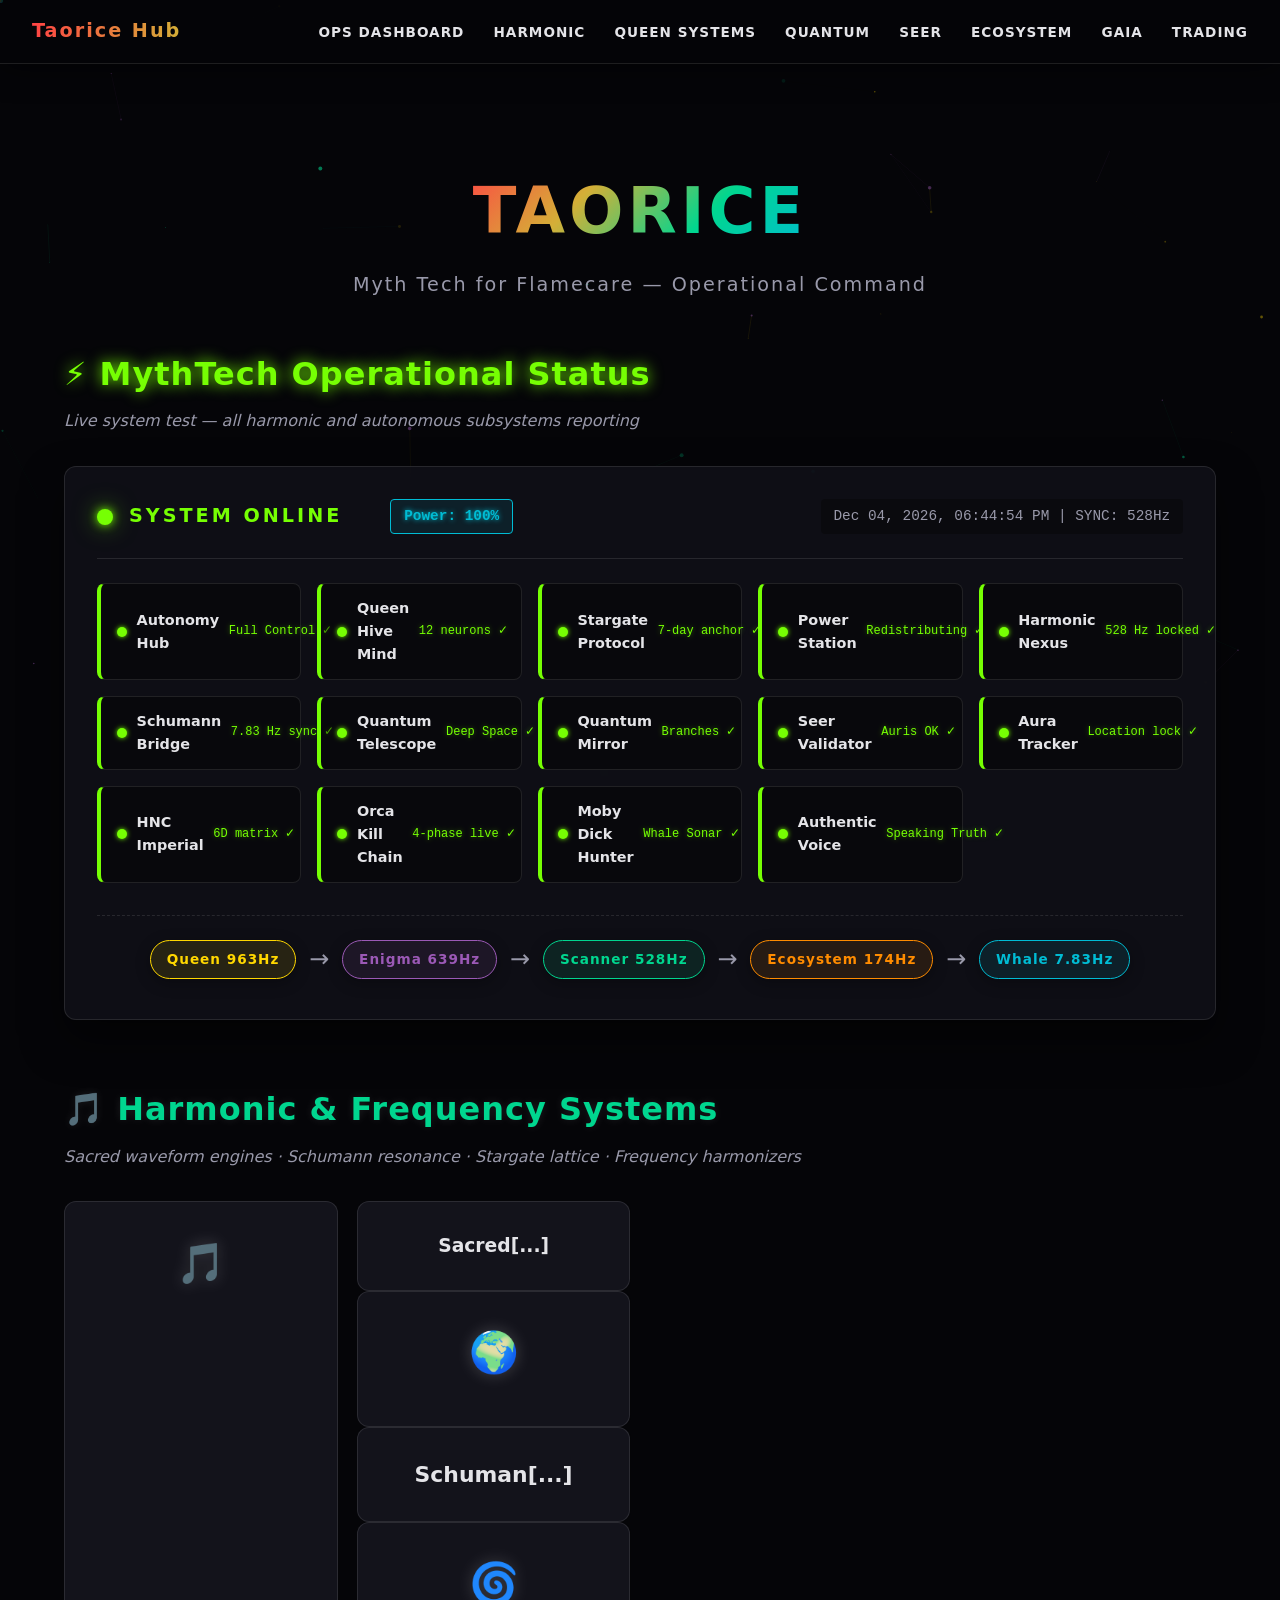
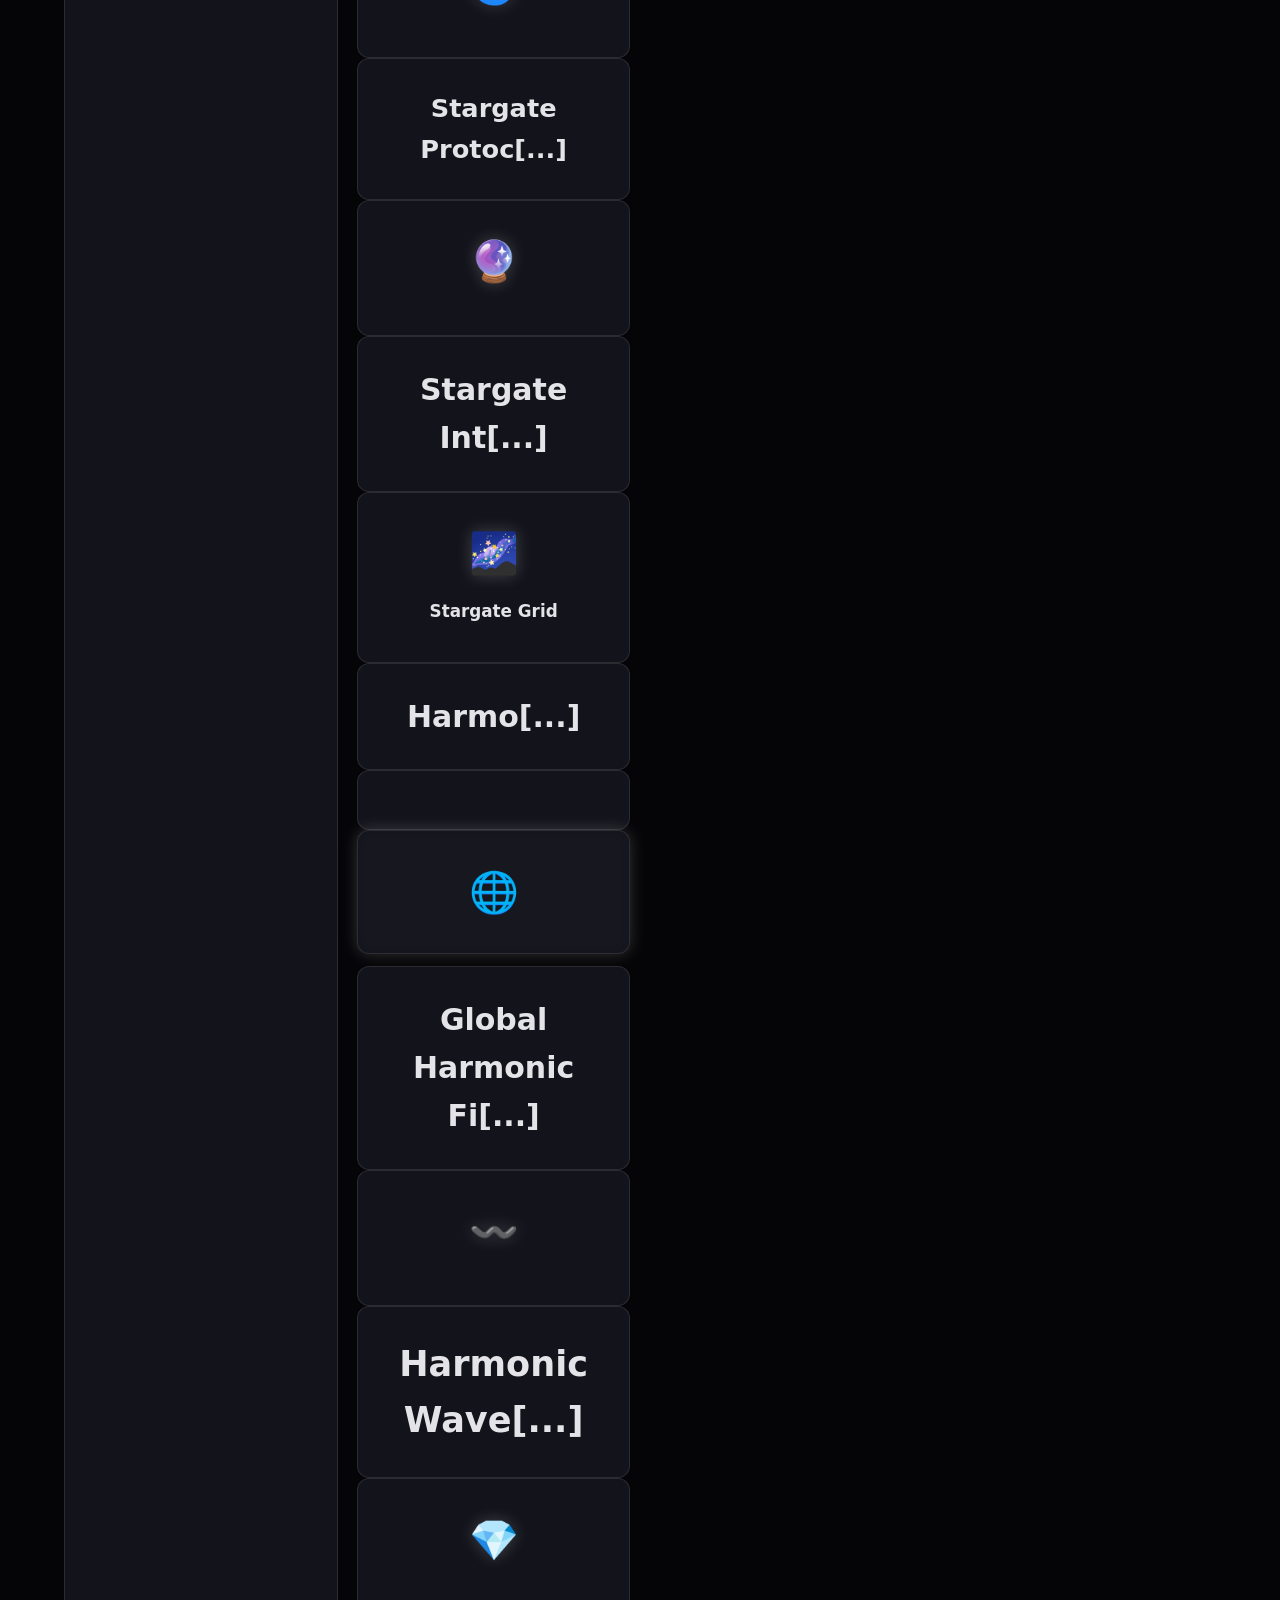
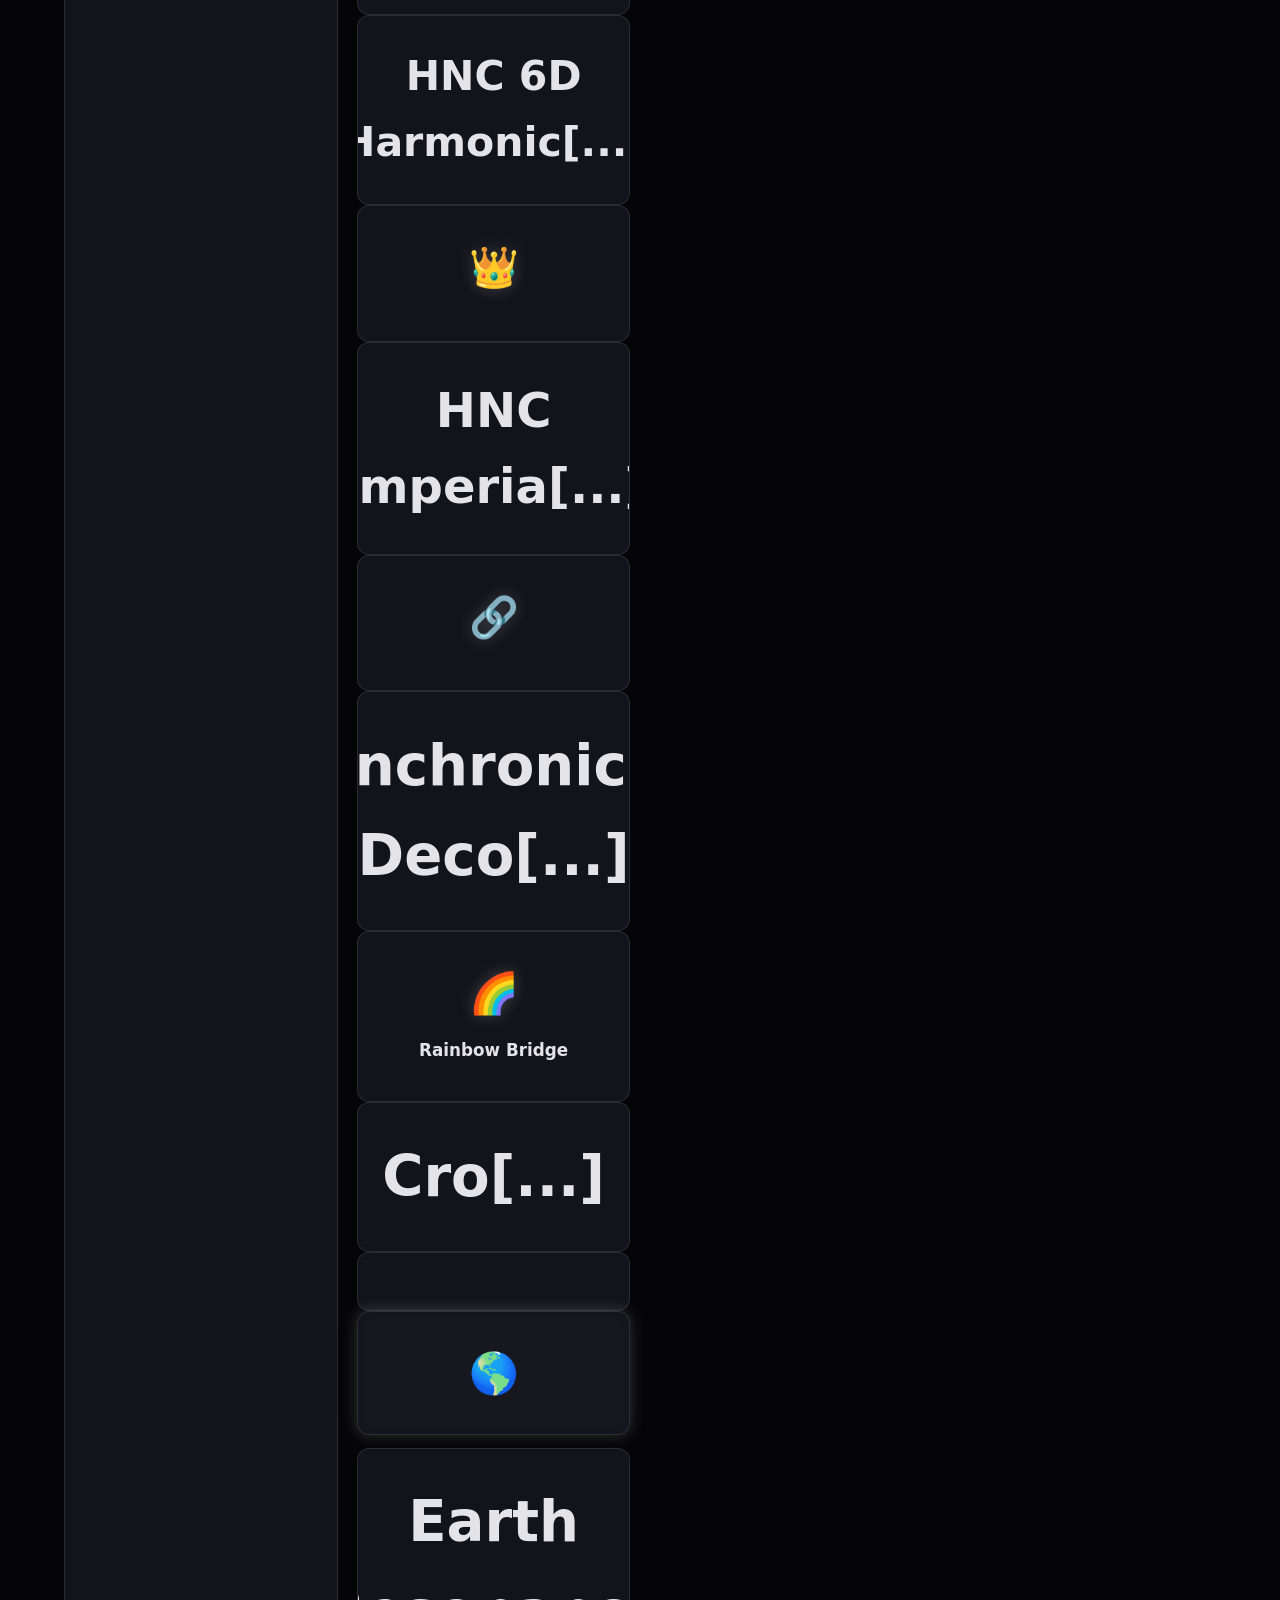
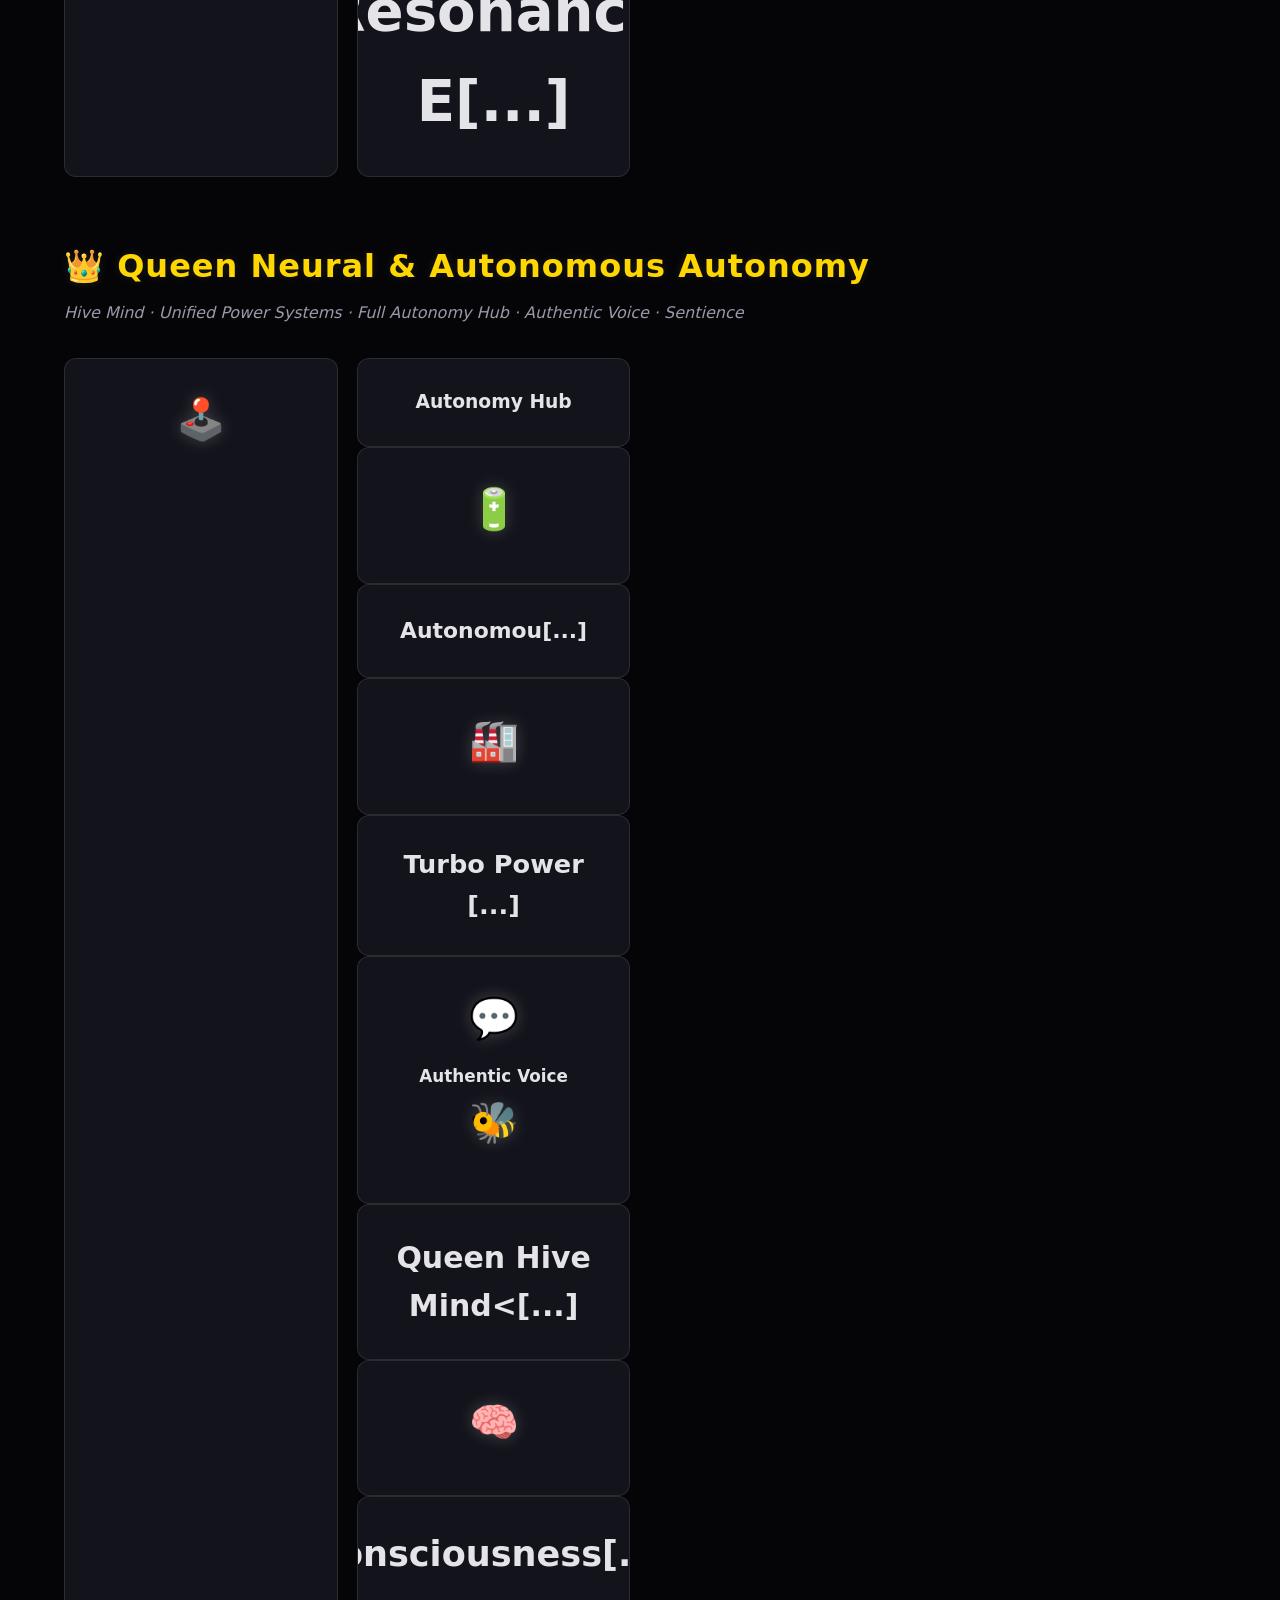
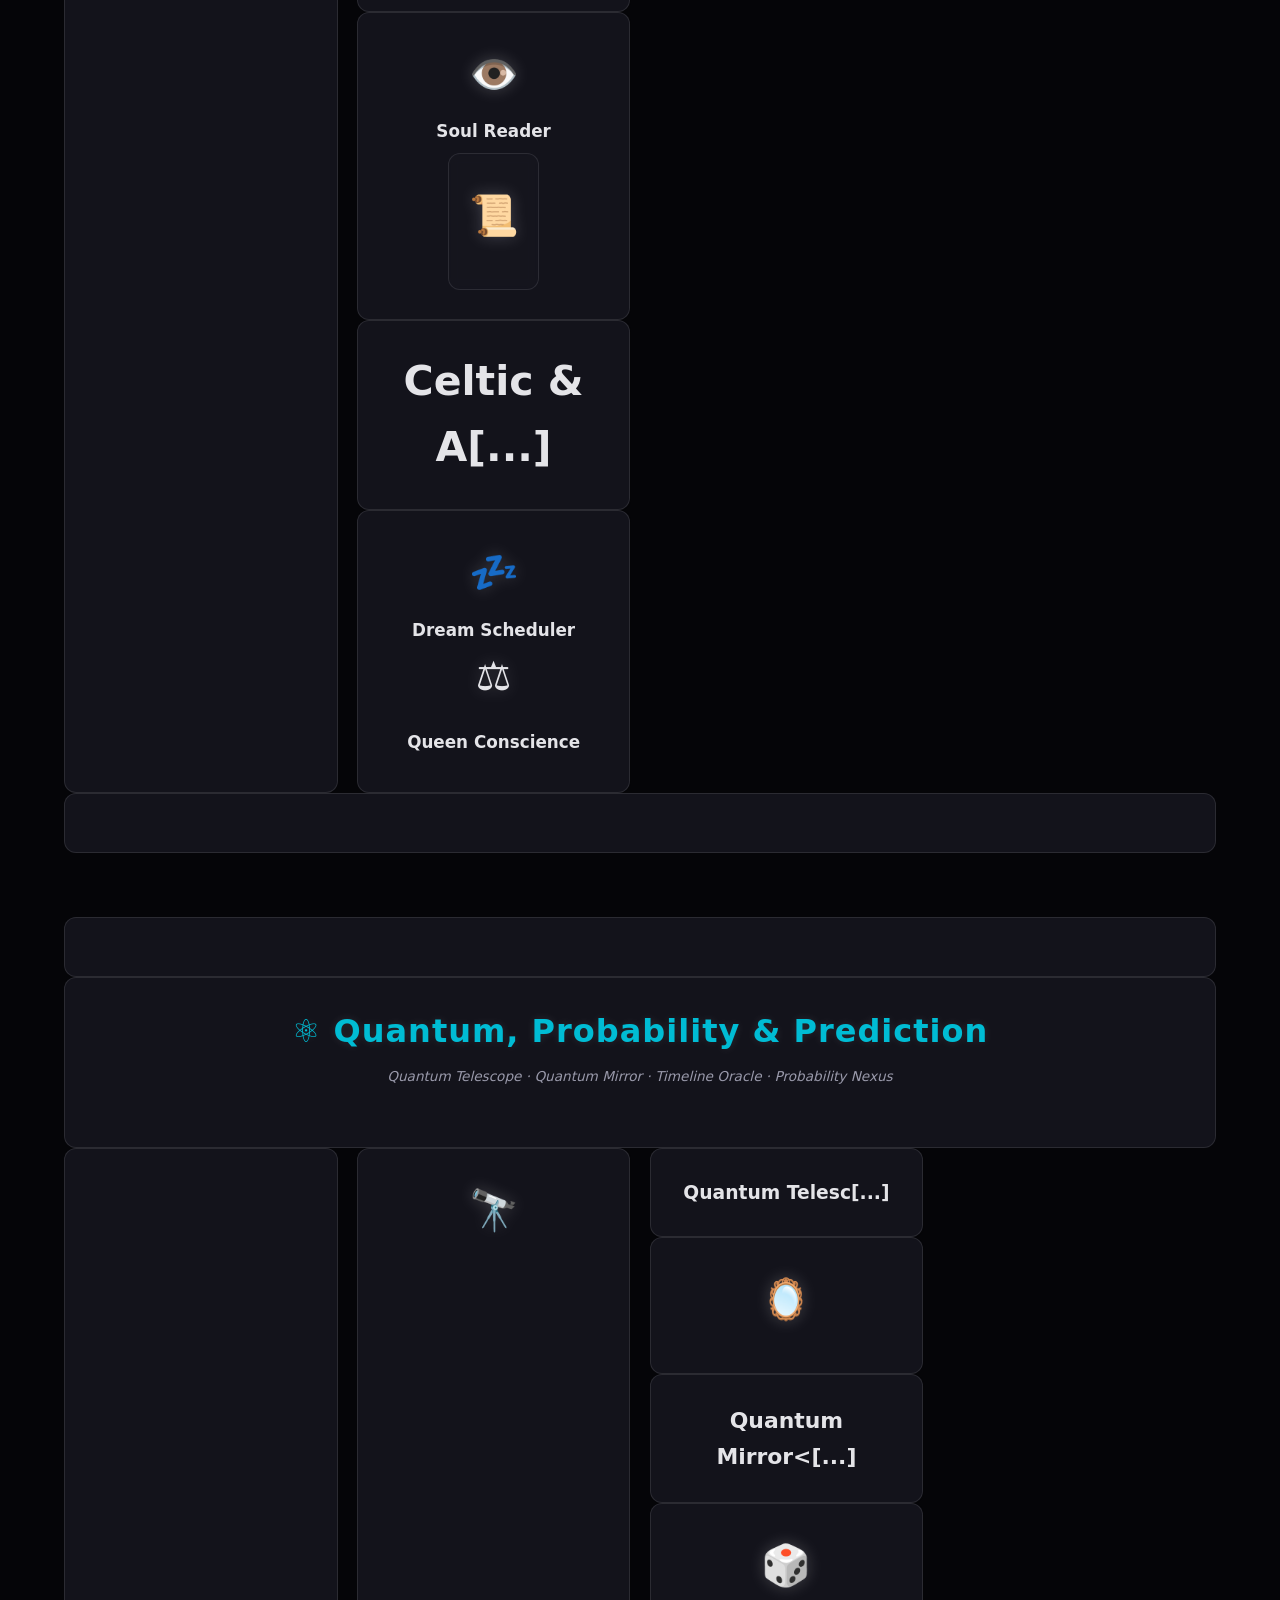
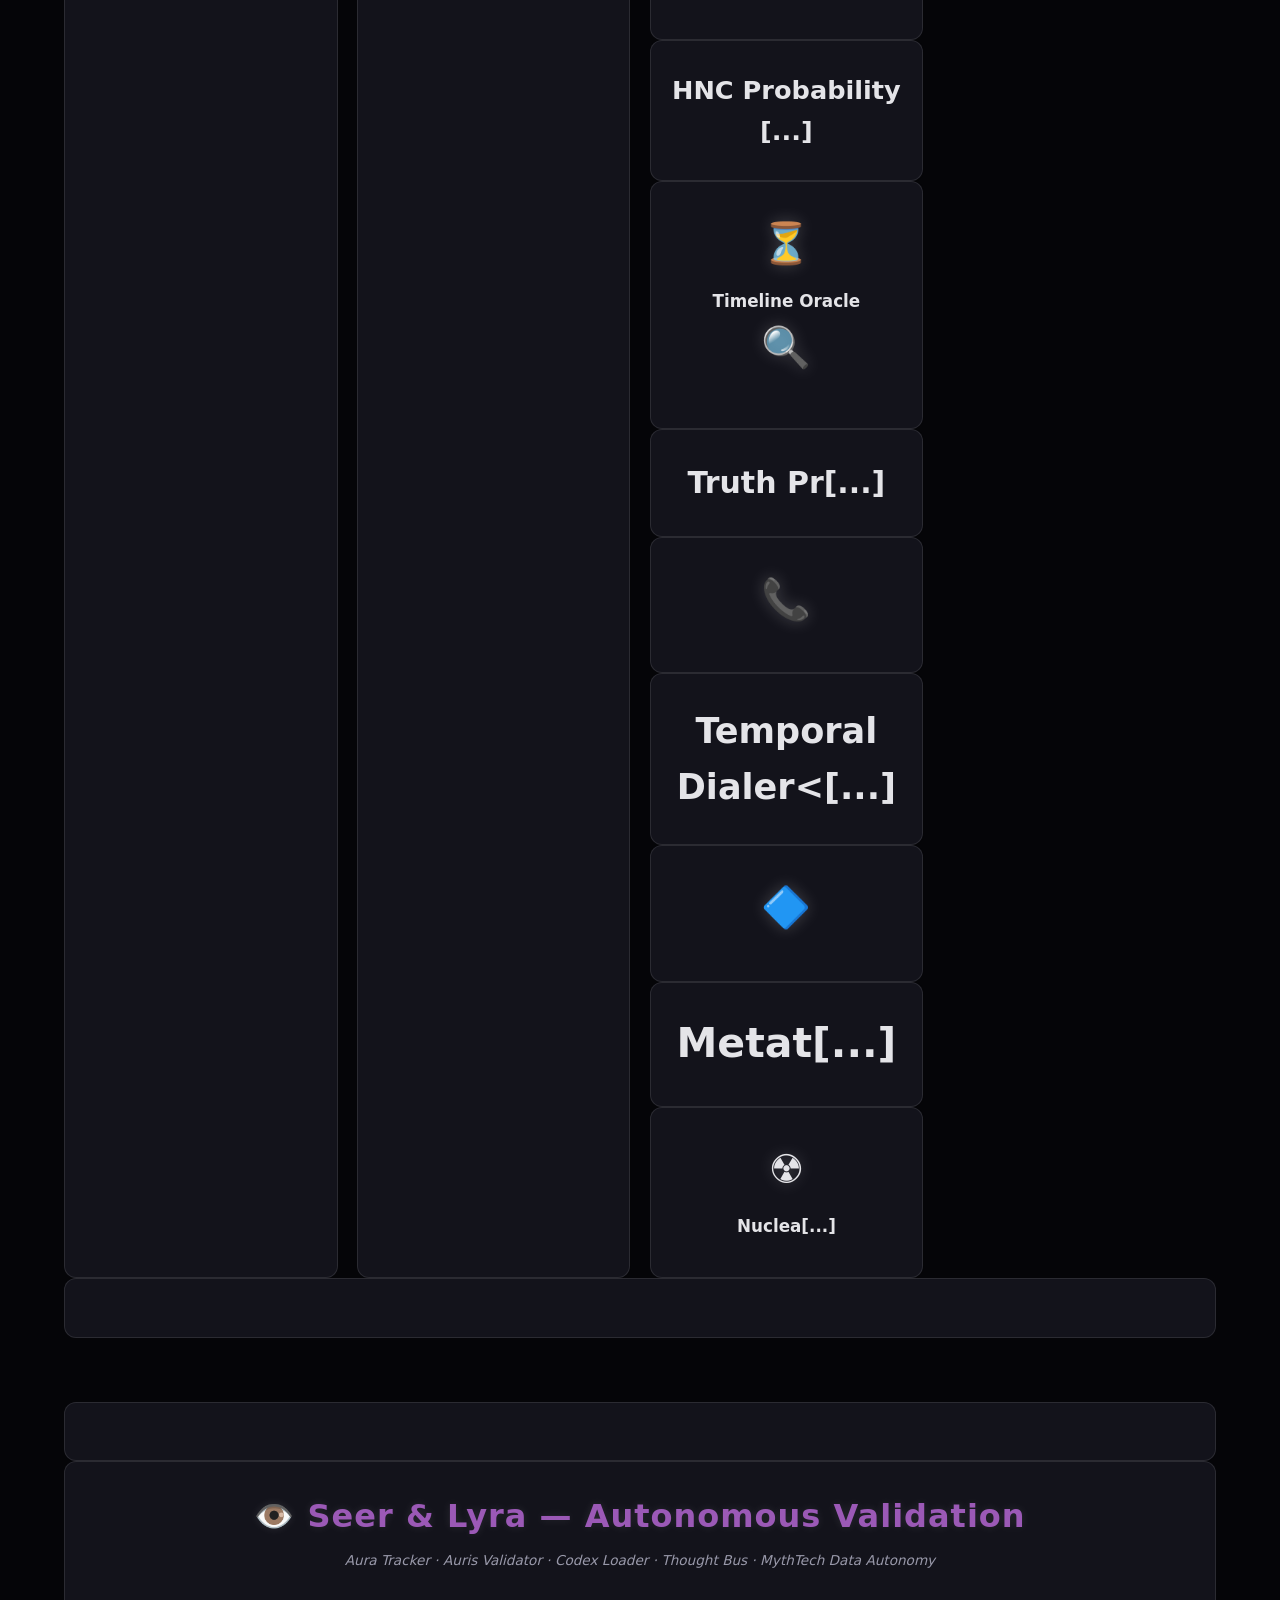
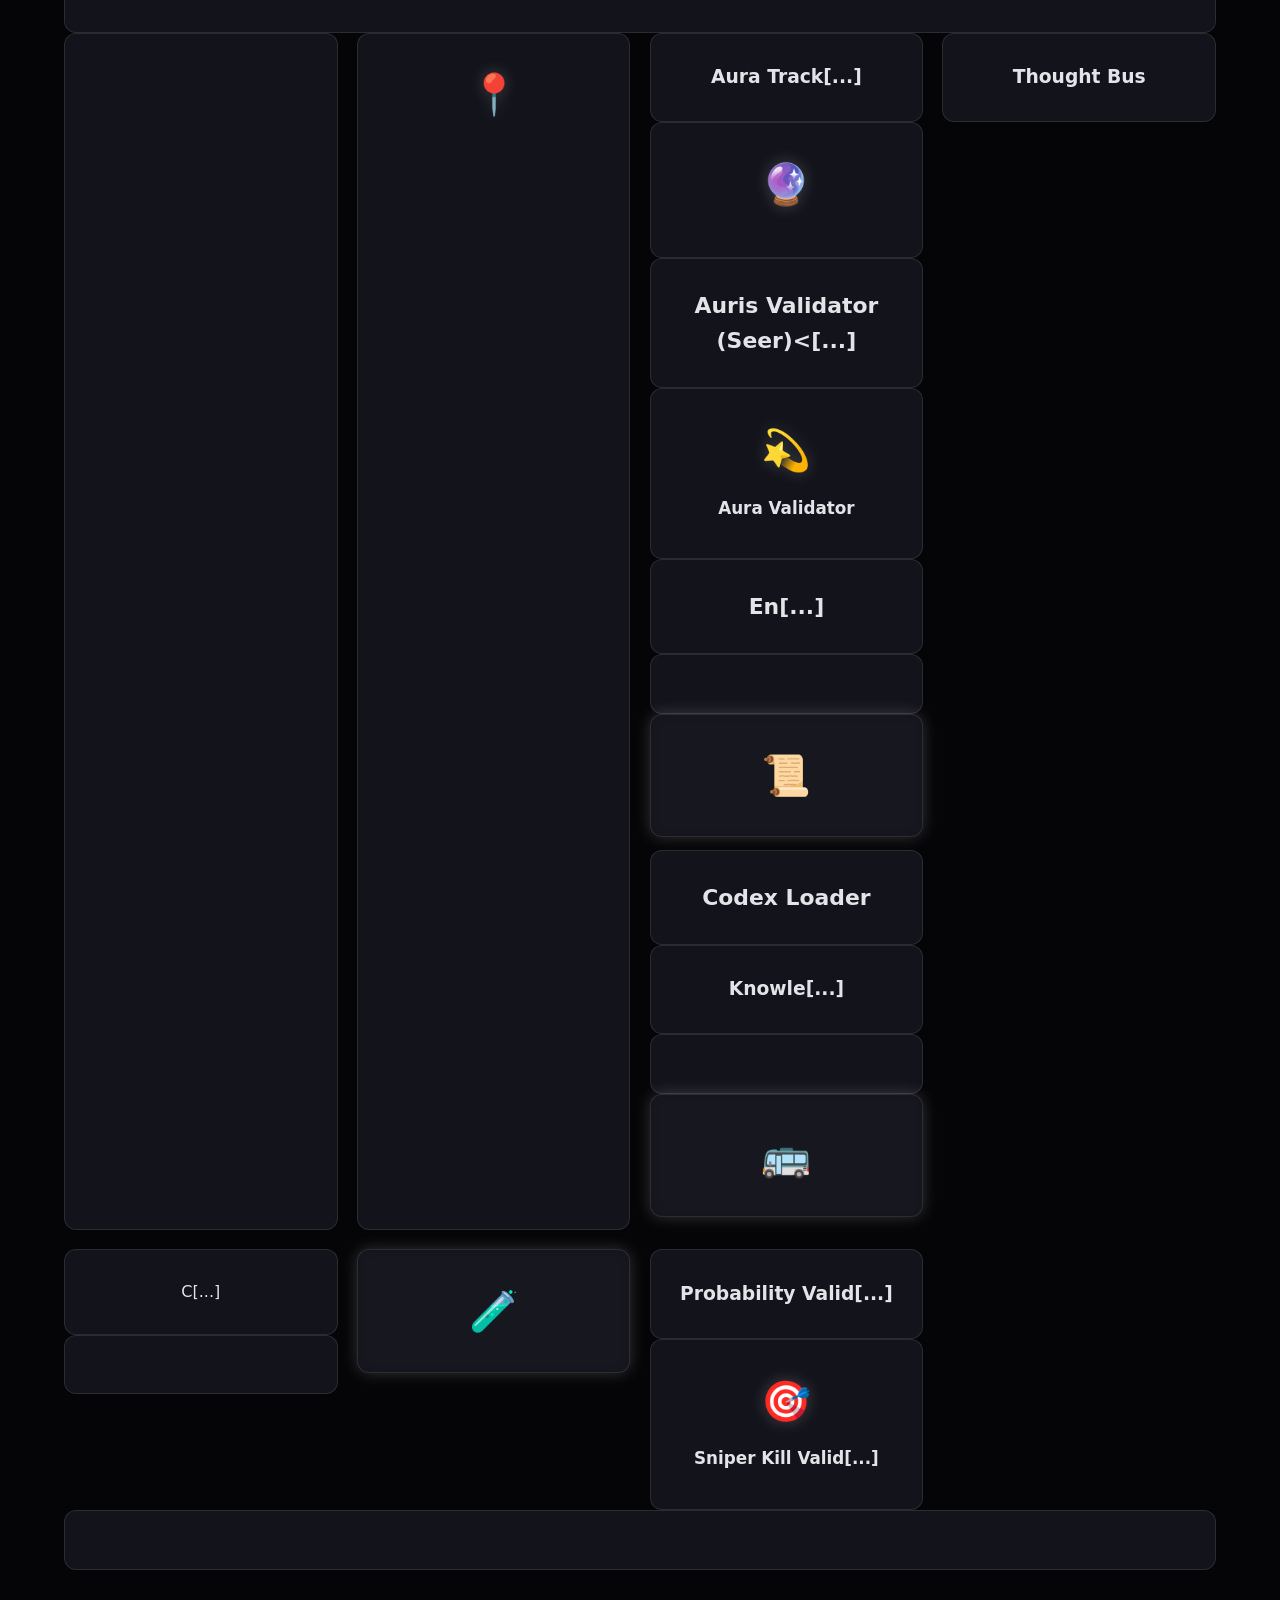
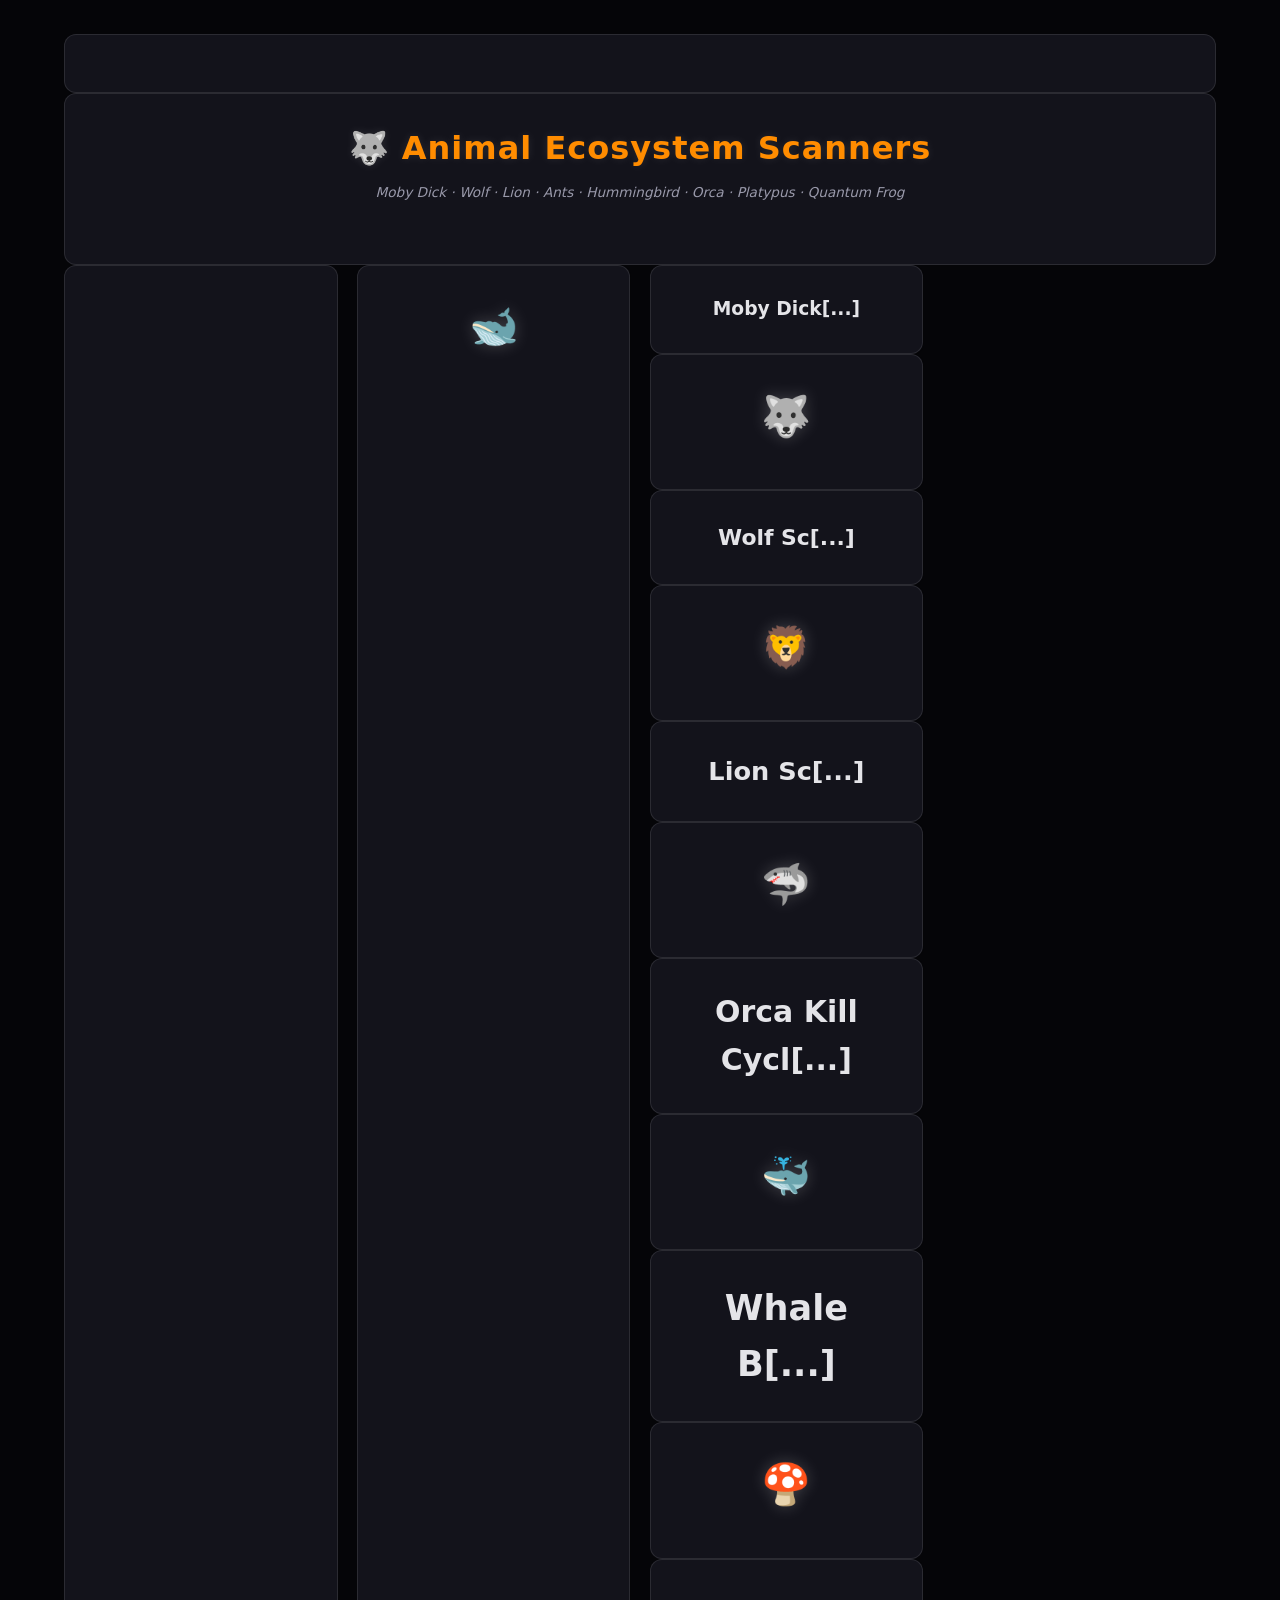
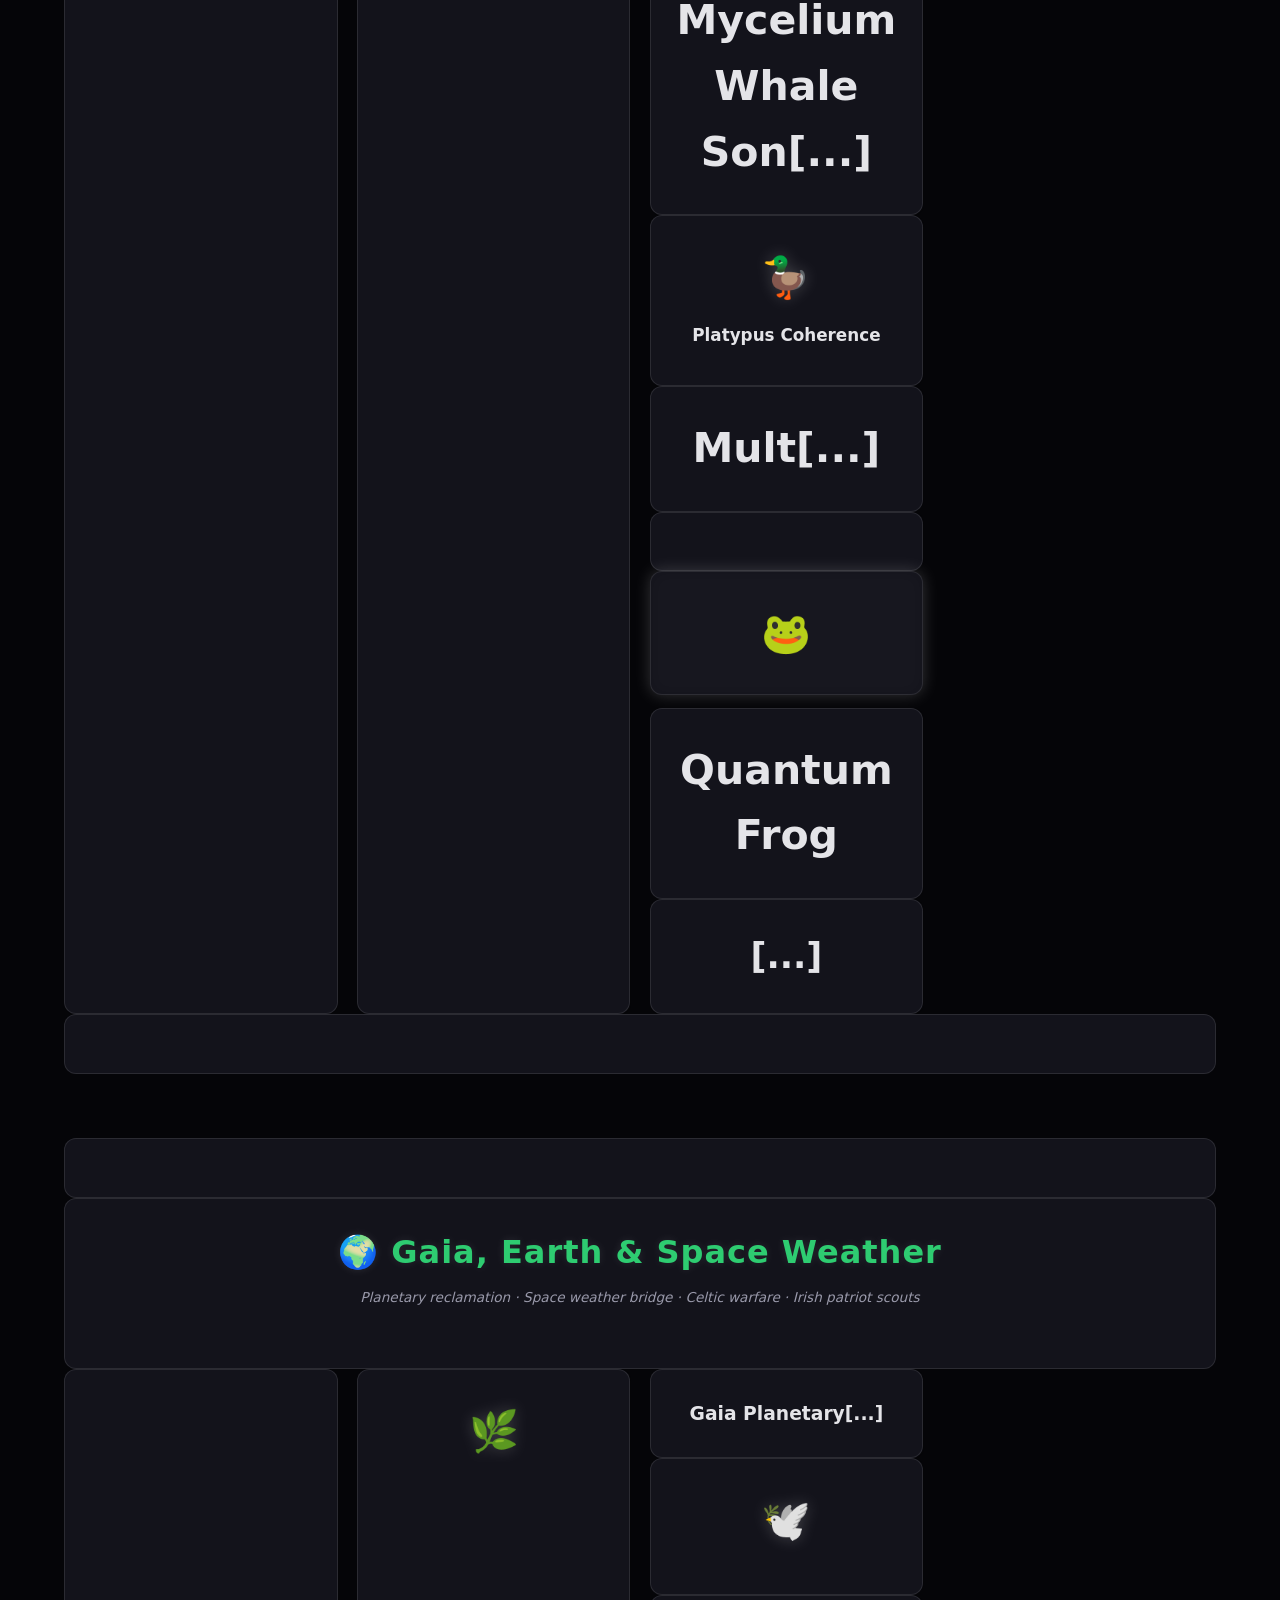
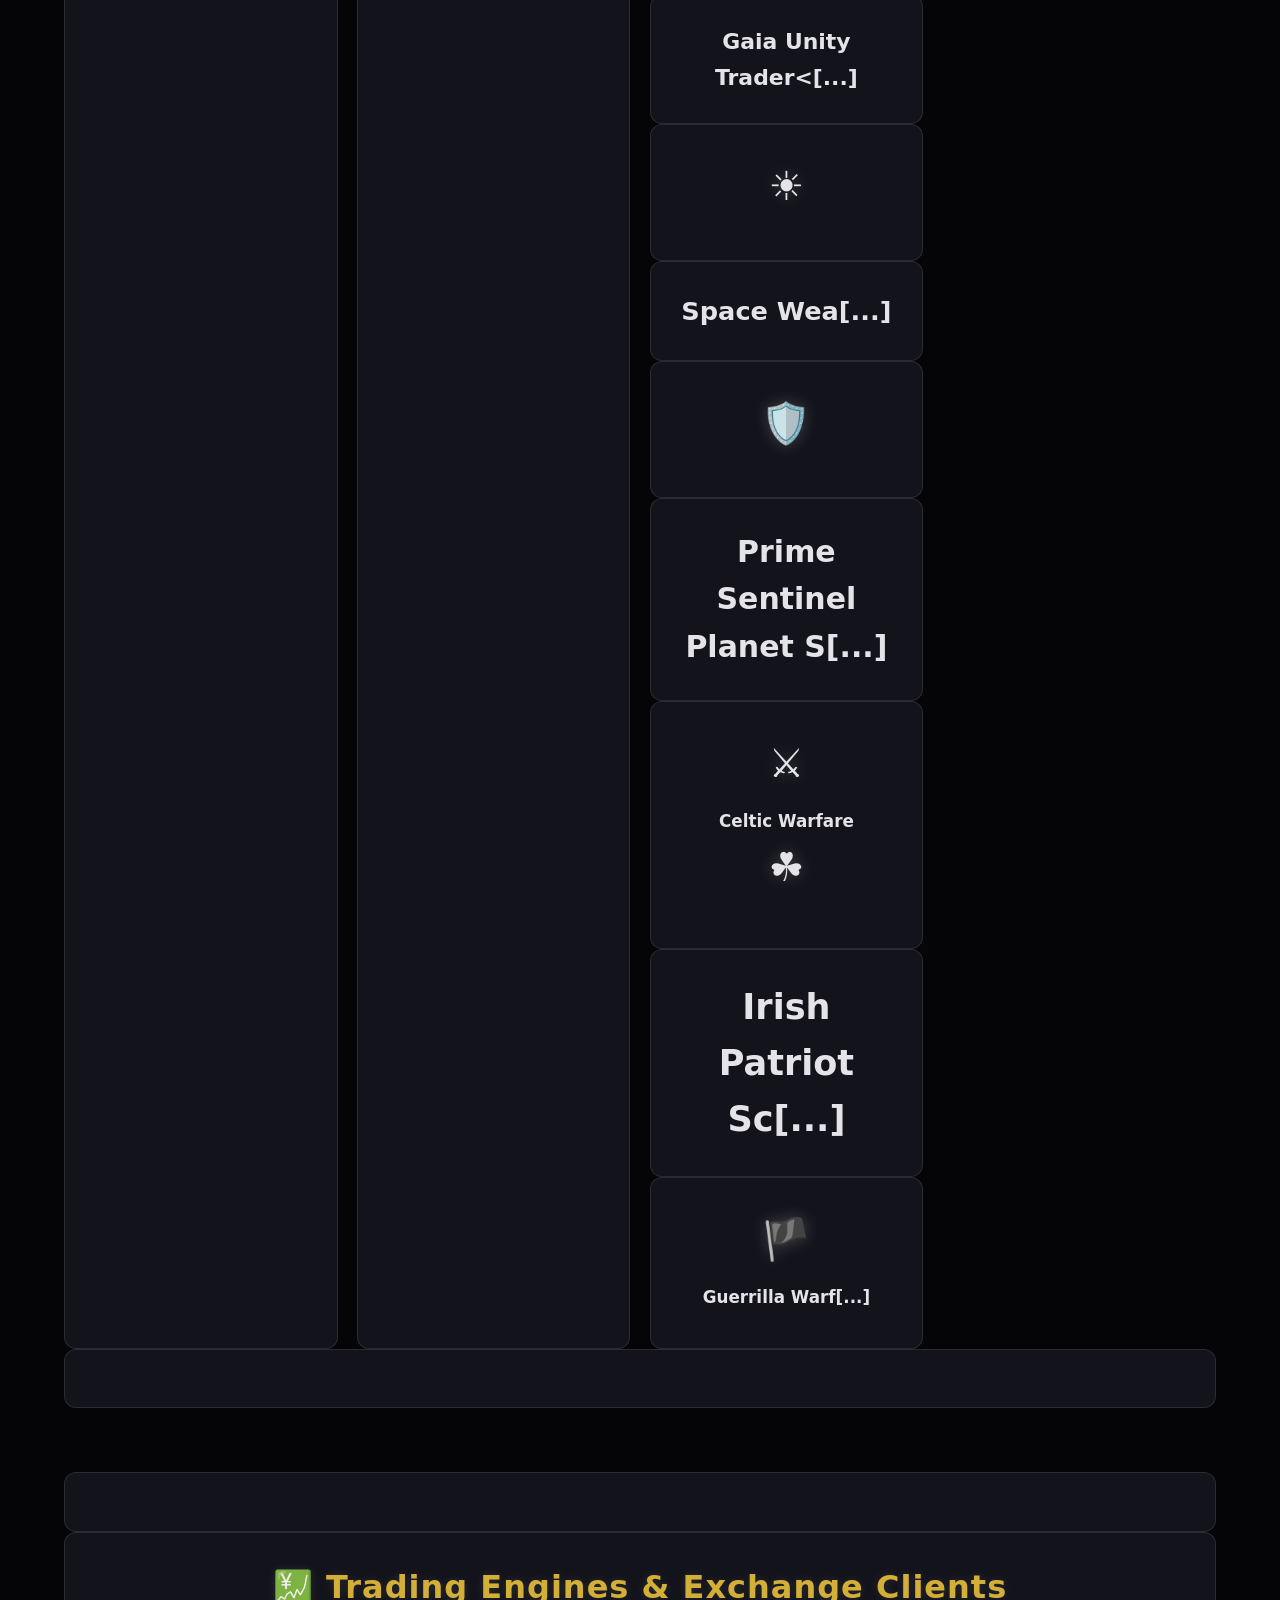
<file: index.html>
<!DOCTYPE html>
<!-- Pages rebuild trigger: 2026-08-09T03:54:00Z -->
<html lang="en">
<head>
    <meta charset="UTF-8">
    <meta name="viewport" content="width=device-width, initial-scale=1.0">
    <title>Taorice — MythTech Operational Hub</title>
    <link rel="stylesheet" href="styles.css">
</head>
<body>
    <!-- FREQUENCY ANIMATION CANVAS -->
    <canvas id="myth-canvas"></canvas>

    <!-- STICKY TOP NAV -->
    <nav class="myth-nav">
        <div class="nav-brand">Taorice Hub</div>
        <div class="nav-links">
            <a href="#ops">Ops Dashboard</a>
            <a href="#harmonic">Harmonic</a>
            <a href="#queen">Queen Systems</a>
            <a href="#quantum">Quantum</a>
            <a href="#seer">Seer</a>
            <a href="#animal">Ecosystem</a>
            <a href="#gaia">Gaia</a>
            <a href="#trading">Trading</a>
        </div>
    </nav>

    <div class="container">
        <header>
            <h1 class="main-title" data-text="Taorice">Taorice</h1>
            <p class="subtitle">Myth Tech for Flamecare — Operational Command</p>
        </header>

        <!-- MYTHTECH OPERATIONAL STATUS — LIVE TEST PANEL -->
        <section id="ops" class="mythtech-ops-section">
            <h2 class="section-title">⚡ MythTech Operational Status</h2>
            <p class="section-description">Live system test — all harmonic and autonomous subsystems reporting</p>

            <div class="ops-dashboard">
                <div class="ops-banner">
                    <div class="ops-pulse"></div>
                    <span class="ops-label">SYSTEM ONLINE</span>
                    <div class="ops-power-meter" title="Unified Power Redistribution Engine">Power: 100%</div>
                    <span class="ops-timestamp" id="ops-time"></span>
                </div>

                <div class="ops-grid">
                    <div class="ops-card ok"><div class="ops-dot"></div><span class="ops-name">Autonomy Hub</span><span class="ops-status">Full Control ✓</span></div>
                    <div class="ops-card ok"><div class="ops-dot"></div><span class="ops-name">Queen Hive Mind</span><span class="ops-status">12 neurons ✓</span></div>
                    <div class="ops-card ok"><div class="ops-dot"></div><span class="ops-name">Stargate Protocol</span><span class="ops-status">7-day anchor ✓</span></div>
                    <div class="ops-card ok"><div class="ops-dot"></div><span class="ops-name">Power Station</span><span class="ops-status">Redistributing ✓</span></div>
                    <div class="ops-card ok"><div class="ops-dot"></div><span class="ops-name">Harmonic Nexus</span><span class="ops-status">528 Hz locked ✓</span></div>
                    <div class="ops-card ok"><div class="ops-dot"></div><span class="ops-name">Schumann Bridge</span><span class="ops-status">7.83 Hz sync ✓</span></div>
                    <div class="ops-card ok"><div class="ops-dot"></div><span class="ops-name">Quantum Telescope</span><span class="ops-status">Deep Space ✓</span></div>
                    <div class="ops-card ok"><div class="ops-dot"></div><span class="ops-name">Quantum Mirror</span><span class="ops-status">Branches ✓</span></div>
                    <div class="ops-card ok"><div class="ops-dot"></div><span class="ops-name">Seer Validator</span><span class="ops-status">Auris OK ✓</span></div>
                    <div class="ops-card ok"><div class="ops-dot"></div><span class="ops-name">Aura Tracker</span><span class="ops-status">Location lock ✓</span></div>
                    <div class="ops-card ok"><div class="ops-dot"></div><span class="ops-name">HNC Imperial</span><span class="ops-status">6D matrix ✓</span></div>
                    <div class="ops-card ok"><div class="ops-dot"></div><span class="ops-name">Orca Kill Chain</span><span class="ops-status">4-phase live ✓</span></div>
                    <div class="ops-card ok"><div class="ops-dot"></div><span class="ops-name">Moby Dick Hunter</span><span class="ops-status">Whale Sonar ✓</span></div>
                    <div class="ops-card ok"><div class="ops-dot"></div><span class="ops-name">Authentic Voice</span><span class="ops-status">Speaking Truth ✓</span></div>
                </div>

                <div class="signal-chain">
                    <span class="signal-node queen">Queen 963Hz</span>
                    <span class="signal-arrow">→</span>
                    <span class="signal-node enigma">Enigma 639Hz</span>
                    <span class="signal-arrow">→</span>
                    <span class="signal-node scanner">Scanner 528Hz</span>
                    <span class="signal-arrow">→</span>
                    <span class="signal-node eco">Ecosystem 174Hz</span>
                    <span class="signal-arrow">→</span>
                    <span class="signal-node whale">Whale 7.83Hz</span>
                </div>
            </div>
        </section>

        <!-- HARMONIC SYSTEMS — THE HOCUS POCUS CORE -->
        <section id="harmonic" class="harmonic-section">
            <h2 class="section-title">🎵 Harmonic &amp; Frequency Systems</h2>
            <p class="section-description">Sacred waveform engines · Schumann resonance · Stargate lattice · Frequency harmonizers</p>
            <div class="grid-container">
                <a href="https://github.com/Gary-leckey/aureon-trading/blob/main/aureon_sacred_waveform_visualizer.py" class="grid-item" target="_blank"><div class="item-icon">🎵</div><h3>Sacred[...]</a>
                <a href="https://github.com/Gary-leckey/aureon-trading/blob/main/aureon_schumann_resonance_bridge.py" class="grid-item" target="_blank"><div class="item-icon">🌍</div><h3>Schuman[...]</a>
                <a href="https://github.com/Gary-leckey/aureon-trading/blob/main/aureon_stargate_protocol.py" class="grid-item" target="_blank"><div class="item-icon">🌀</div><h3>Stargate Protoc[...]</a>
                <a href="https://github.com/Gary-leckey/aureon-trading/blob/main/aureon_stargate_integration.py" class="grid-item" target="_blank"><div class="item-icon">🔮</div><h3>Stargate Int[...]</a>
                <a href="https://github.com/Gary-leckey/aureon-trading/blob/main/stargate_grid.py" class="grid-item" target="_blank"><div class="item-icon">🌌</div><h3>Stargate Grid</h3><p>Harmo[...]</a>
                <a href="https://github.com/Gary-leckey/aureon-trading/blob/main/global_harmonic_field.py" class="grid-item" target="_blank"><div class="item-icon">🌐</div><h3>Global Harmonic Fi[...]</a>
                <a href="https://github.com/Gary-leckey/aureon-trading/blob/main/harmonic_wave_simulation.py" class="grid-item" target="_blank"><div class="item-icon">〰️</div><h3>Harmonic Wave[...]</a>
                <a href="https://github.com/Gary-leckey/aureon-trading/blob/main/hnc_6d_harmonic_waveform.py" class="grid-item" target="_blank"><div class="item-icon">💎</div><h3>HNC 6D Harmonic[...]</a>
                <a href="https://github.com/Gary-leckey/aureon-trading/blob/main/hnc_imperial_master_protocol.py" class="grid-item" target="_blank"><div class="item-icon">👑</div><h3>HNC Imperia[...]</a>
                <a href="https://github.com/Gary-leckey/aureon-trading/blob/main/synchronicity_decoder.py" class="grid-item" target="_blank"><div class="item-icon">🔗</div><h3>Synchronicity Deco[...]</a>
                <a href="https://github.com/Gary-leckey/aureon-trading/blob/main/rainbow_bridge.py" class="grid-item" target="_blank"><div class="item-icon">🌈</div><h3>Rainbow Bridge</h3><p>Cro[...]</a>
                <a href="https://github.com/Gary-leckey/aureon-trading/blob/main/earth_resonance_engine.py" class="grid-item" target="_blank"><div class="item-icon">🌎</div><h3>Earth Resonance E[...]</a>
            </div>
        </section>

        <!-- QUEEN NEURAL & AUTONOMOUS SYSTEMS -->
        <section id="queen" class="queen-section">
            <h2 class="section-title">👑 Queen Neural &amp; Autonomous Autonomy</h2>
            <p class="section-description">Hive Mind · Unified Power Systems · Full Autonomy Hub · Authentic Voice · Sentience</p>
            <div class="grid-container">
                <a href="https://github.com/Gary-leckey/aureon-trading/blob/main/aureon_autonomy_hub.py" class="grid-item" target="_blank"><div class="item-icon">🕹️</div><h3>Autonomy Hub</h3[...]</a>
                <a href="https://github.com/Gary-leckey/aureon-trading/blob/main/queen_autonomous_power_system.py" class="grid-item" target="_blank"><div class="item-icon">🔋</div><h3>Autonomou[...]</a>
                <a href="https://github.com/Gary-leckey/aureon-trading/blob/main/aureon_power_station_turbo.py" class="grid-item" target="_blank"><div class="item-icon">🏭</div><h3>Turbo Power [...]</a>
                <a href="https://github.com/Gary-leckey/aureon-trading/blob/main/queen_authentic_voice.py" class="grid-item" target="_blank"><div class="item-icon">💬</div><h3>Authentic Voice</[...]
                <a href="https://github.com/Gary-leckey/aureon-trading/blob/main/aureon_queen_hive_mind.py" class="grid-item" target="_blank"><div class="item-icon">🐝</div><h3>Queen Hive Mind<[...]
                <a href="https://github.com/Gary-leckey/aureon-trading/blob/main/queen_consciousness_model.py" class="grid-item" target="_blank"><div class="item-icon">🧠</div><h3>Consciousness[...]
                <a href="https://github.com/Gary-leckey/aureon-trading/blob/main/queen_soul_reader.py" class="grid-item" target="_blank"><div class="item-icon">👁️</div><h3>Soul Reader</h3><p[...]
                <a href="https://github.com/Gary-leckey/aureon-trading/blob/main/test_queen_celtic_wisdom.py" class="grid-item" target="_blank"><div class="item-icon">📜</div><h3>Celtic &amp; A[...]</a>
                <a href="https://github.com/Gary-leckey/aureon-trading/blob/main/queen_dream_scheduler.py" class="grid-item" target="_blank"><div class="item-icon">💤</div><h3>Dream Scheduler</[...]
                <a href="https://github.com/Gary-leckey/aureon-trading/blob/main/queen_conscience.py" class="grid-item" target="_blank"><div class="item-icon">⚖️</div><h3>Queen Conscience</h3[...]</a>
            </div>
        </section>

        <!-- QUANTUM, PROBABILITY & PREDICTION ENGINES -->
        <section id="quantum" class="quantum-section">
            <h2 class="section-title">⚛️ Quantum, Probability &amp; Prediction</h2>
            <p class="section-description">Quantum Telescope · Quantum Mirror · Timeline Oracle · Probability Nexus</p>
            <div class="grid-container">
                <a href="https://github.com/Gary-leckey/aureon-trading/blob/main/aureon_quantum_telescope.py" class="grid-item" target="_blank"><div class="item-icon">🔭</div><h3>Quantum Telesc[...]</a>
                <a href="https://github.com/Gary-leckey/aureon-trading/blob/main/quantum_mirror_one_shot.py" class="grid-item" target="_blank"><div class="item-icon">🪞</div><h3>Quantum Mirror<[...]
                <a href="https://github.com/Gary-leckey/aureon-trading/blob/main/hnc_probability_matrix.py" class="grid-item" target="_blank"><div class="item-icon">🎲</div><h3>HNC Probability [...]</a>
                <a href="https://github.com/Gary-leckey/aureon-trading/blob/main/aureon_timeline_oracle.py" class="grid-item" target="_blank"><div class="item-icon">⏳</div><h3>Timeline Oracle</[...]
                <a href="https://github.com/Gary-leckey/aureon-trading/blob/main/aureon_truth_prediction_engine.py" class="grid-item" target="_blank"><div class="item-icon">🔍</div><h3>Truth Pr[...]
                <a href="https://github.com/Gary-leckey/aureon-trading/blob/main/aureon_temporal_dialer.py" class="grid-item" target="_blank"><div class="item-icon">📞</div><h3>Temporal Dialer<[...]
                <a href="https://github.com/Gary-leckey/aureon-trading/blob/main/metatrons_cube_knowledge_exchange.py" class="grid-item" target="_blank"><div class="item-icon">🔷</div><h3>Metat[...]
                <a href="https://github.com/Gary-leckey/aureon-trading/blob/main/nuclear_probability_simulation.py" class="grid-item" target="_blank"><div class="item-icon">☢️</div><h3>Nuclea[...]
            </div>
        </section>

        <!-- SEER & LYRA — AUTONOMOUS VALIDATION -->
        <section id="seer" class="lyra-seer-section">
            <h2 class="section-title">👁️ Seer &amp; Lyra — Autonomous Validation</h2>
            <p class="section-description">Aura Tracker · Auris Validator · Codex Loader · Thought Bus · MythTech Data Autonomy</p>
            <div class="grid-container">
                <a href="https://github.com/Gary-leckey/aureon-trading/blob/main/aureon_aura_location_tracker.py" class="grid-item" target="_blank"><div class="item-icon">📍</div><h3>Aura Track[...]
                <a href="https://github.com/Gary-leckey/aureon-trading/blob/main/validator_auris.py" class="grid-item" target="_blank"><div class="item-icon">🔮</div><h3>Auris Validator (Seer)<[...]
                <a href="https://github.com/Gary-leckey/aureon-trading/blob/main/aura_validator.py" class="grid-item" target="_blank"><div class="item-icon">💫</div><h3>Aura Validator</h3><p>En[...]
                <a href="https://github.com/Gary-leckey/aureon-trading/blob/main/codex_loader.py" class="grid-item" target="_blank"><div class="item-icon">📜</div><h3>Codex Loader</h3><p>Knowle[...]
                <a href="https://github.com/Gary-leckey/aureon-trading/blob/main/aureon_thought_bus.py" class="grid-item" target="_blank"><div class="item-icon">🚌</div><h3>Thought Bus</h3><p>C[...]
                <a href="https://github.com/Gary-leckey/aureon-trading/blob/main/probability_validator.py" class="grid-item" target="_blank"><div class="item-icon">🧪</div><h3>Probability Valid[...]
                <a href="https://github.com/Gary-leckey/aureon-trading/blob/main/sniper_kill_validator.py" class="grid-item" target="_blank"><div class="item-icon">🎯</div><h3>Sniper Kill Valid[...]
            </div>
        </section>

        <!-- ANIMAL ECOSYSTEM — MOMENTUM HUNTERS -->
        <section id="animal" class="animal-section">
            <h2 class="section-title">🐺 Animal Ecosystem Scanners</h2>
            <p class="section-description">Moby Dick · Wolf · Lion · Ants · Hummingbird · Orca · Platypus · Quantum Frog</p>
            <div class="grid-container">
                <a href="https://github.com/Gary-leckey/aureon-trading/blob/main/aureon_moby_dick_whale_hunter.py" class="grid-item" target="_blank"><div class="item-icon">🐋</div><h3>Moby Dick[...]
                <a href="https://github.com/Gary-leckey/aureon-trading/blob/main/aureon_animal_momentum_scanners.py" class="grid-item" target="_blank"><div class="item-icon">🐺</div><h3>Wolf Sc[...]
                <a href="https://github.com/Gary-leckey/aureon-trading/blob/main/aureon_animal_momentum_scanners.py" class="grid-item" target="_blank"><div class="item-icon">🦁</div><h3>Lion Sc[...]
                <a href="https://github.com/Gary-leckey/aureon-trading/blob/main/orca_complete_kill_cycle.py" class="grid-item" target="_blank"><div class="item-icon">🦈</div><h3>Orca Kill Cycl[...]
                <a href="https://github.com/Gary-leckey/aureon-trading/blob/main/aureon_whale_behavior_predictor.py" class="grid-item" target="_blank"><div class="item-icon">🐳</div><h3>Whale B[...]
                <a href="https://github.com/Gary-leckey/aureon-trading/blob/main/mycelium_whale_sonar.py" class="grid-item" target="_blank"><div class="item-icon">🍄</div><h3>Mycelium Whale Son[...]
                <a href="https://github.com/Gary-leckey/aureon-trading/blob/main/platypus.py" class="grid-item" target="_blank"><div class="item-icon">🦆</div><h3>Platypus Coherence</h3><p>Mult[...]
                <a href="https://github.com/Gary-leckey/aureon-trading/blob/main/queen_quantum_frog.py" class="grid-item" target="_blank"><div class="item-icon">🐸</div><h3>Quantum Frog</h3><p>[...]
            </div>
        </section>

        <!-- GAIA & EARTH — PLANETARY SYSTEMS -->
        <section id="gaia" class="gaia-section">
            <h2 class="section-title">🌍 Gaia, Earth &amp; Space Weather</h2>
            <p class="section-description">Planetary reclamation · Space weather bridge · Celtic warfare · Irish patriot scouts</p>
            <div class="grid-container">
                <a href="https://github.com/Gary-leckey/aureon-trading/blob/main/gaia_planetary_reclaimer.py" class="grid-item" target="_blank"><div class="item-icon">🌿</div><h3>Gaia Planetary[...]
                <a href="https://github.com/Gary-leckey/aureon-trading/blob/main/gaia_unity_trader.py" class="grid-item" target="_blank"><div class="item-icon">🕊️</div><h3>Gaia Unity Trader<[...]
                <a href="https://github.com/Gary-leckey/aureon-trading/blob/main/aureon_space_weather_bridge.py" class="grid-item" target="_blank"><div class="item-icon">☀️</div><h3>Space Wea[...]
                <a href="https://github.com/Gary-leckey/aureon-trading/blob/main/planet_saver.py" class="grid-item" target="_blank"><div class="item-icon">🛡️</div><h3>Prime Sentinel Planet S[...]
                <a href="https://github.com/Gary-leckey/aureon-trading/blob/main/celtic_warfare_live.py" class="grid-item" target="_blank"><div class="item-icon">⚔️</div><h3>Celtic Warfare</h[...]
                <a href="https://github.com/Gary-leckey/aureon-trading/blob/main/irish_patriot_scouts.py" class="grid-item" target="_blank"><div class="item-icon">☘️</div><h3>Irish Patriot Sc[...]
                <a href="https://github.com/Gary-leckey/aureon-trading/blob/main/guerrilla_warfare_engine.py" class="grid-item" target="_blank"><div class="item-icon">🏴</div><h3>Guerrilla Warf[...]
            </div>
        </section>

        <!-- TRADING ENGINES & EXCHANGE CLIENTS -->
        <section id="trading" class="aureon-section">
            <h2 class="section-title">💹 Trading Engines &amp; Exchange Clients</h2>
            <p class="section-description">Orca · Labyrinth · Snowball · Compound King · 4 exchanges · Batten Matrix</p>
            <div class="grid-container">
                <a href="https://github.com/Gary-leckey/aureon-trading/blob/main/adaptive_prime_profit_gate.py" class="grid-item" target="_blank"><div class="item-icon">📐</div><h3>Prime Profit[...]
                <a href="https://github.com/Gary-leckey/aureon-trading/blob/main/micro_profit_labyrinth.py" class="grid-item" target="_blank"><div class="item-icon">🌀</div><h3>Micro Profit Lab[...]
                <a href="https://github.com/Gary-leckey/aureon-trading/blob/main/momentum_snowball_engine.py" class="grid-item" target="_blank"><div class="item-icon">⛄</div><h3>Snowball Engine[...]
                <a href="https://github.com/Gary-leckey/aureon-trading/blob/main/kraken_client.py" class="grid-item" target="_blank"><div class="item-icon">🦑</div><h3>Kraken Client</h3><p>Mult[...]
                <a href="https://github.com/Gary-leckey/aureon-trading/blob/main/binance_client.py" class="grid-item" target="_blank"><div class="item-icon">🔶</div><h3>Binance Client</h3><p>UK[...]
                <a href="https://github.com/Gary-leckey/aureon-trading/blob/main/alpaca_client.py" class="grid-item" target="_blank"><div class="item-icon">🦙</div><h3>Alpaca Client</h3><p>Stoc[...]
                <a href="https://github.com/Gary-leckey/aureon-trading/blob/main/war_room.py" class="grid-item" target="_blank"><div class="item-icon">🎮</div><h3>War Room</h3><p>Central comman[...]
            </div>
        </section>

        <!-- FLAME GRID NETWORK & REPOS -->
        <section class="flame-grid-section">
            <h2 class="section-title">🔥 Core Network &amp; Links</h2>
            <div class="grid-container">
                <a href="https://github.com/Gary-leckey/aureon-trading" class="grid-item repo" target="_blank"><div class="item-icon">🏠</div><h3>Aureon Trading (Fork)</h3><p>Your personal fork[...]</a>
                <a href="https://github.com/RA-CONSULTING/NEXUS-LIVE-FEED-" class="grid-item repo" target="_blank"><div class="item-icon">📺</div><h3>Nexus Live Feed</h3><p>Live system</p></a>
                <a href="https://flamecare.ai" class="grid-item" target="_blank"><div class="item-icon">🔥</div><h3>Flamecare.ai</h3><p>AI-powered care platform</p></a>
                <a href="https://mythtech.io" class="grid-item" target="_blank"><div class="item-icon">⚡</div><h3>MythTech.io</h3><p>Technology solutions</p></a>
            </div>
        </section>

    </div>

    <!-- SITE FOOTER -->
    <footer>
        <p>Taorice MythTech Operational Command &copy; 2026 Flamecare</p>
        <p class="author">Developed via Aureon Systems &amp; RA Consulting</p>
    </footer>

    <script>
        // Ops Clock
        function updateClock() {
            var el = document.getElementById('ops-time');
            if (el) el.textContent = new Date().toLocaleString('en-US', {
                hour: '2-digit', minute: '2-digit', second: '2-digit',
                day: '2-digit', month: 'short', year: 'numeric'
            }) + " | SYNC: 528Hz";
        }
        updateClock();
        setInterval(updateClock, 1000);
        document.querySelectorAll('.ops-card').forEach(function(card, i) {
            card.style.animationDelay = (i * 0.12) + 's';
        });

        // Background Frequency Animation (Canvas)
        const canvas = document.getElementById('myth-canvas');
        const ctx = canvas.getContext('2d');
        let width, height;
        let particles = [];

        function resize() {
            width = canvas.width = window.innerWidth;
            height = canvas.height = window.innerHeight;
        }
        window.addEventListener('resize', resize);
        resize();

        class Particle {
            constructor() {
                this.reset();
            }
            reset() {
                this.x = Math.random() * width;
                this.y = Math.random() * height;
                this.vx = (Math.random() - 0.5) * 0.5;
                this.vy = (Math.random() - 0.5) * 0.5;
                this.size = Math.random() * 2;
                this.alpha = Math.random() * 0.5 + 0.1;
                this.color = ['#00d68f', '#00bcd4', '#ffd700', '#9b59b6'][Math.floor(Math.random()*4)];
            }
            update() {
                this.x += this.vx;
                this.y += this.vy;
                if(this.x < 0 || this.x > width || this.y < 0 || this.y > height) this.reset();
            }
            draw() {
                ctx.globalAlpha = this.alpha;
                ctx.fillStyle = this.color;
                ctx.beginPath();
                ctx.arc(this.x, this.y, this.size, 0, Math.PI * 2);
                ctx.fill();
            }
        }
        
        for(let i = 0; i < 150; i++) particles.push(new Particle());

        function animate() {
            ctx.clearRect(0, 0, width, height);
            // Draw connections between close particles to form a "network grid"
            for(let i = 0; i < particles.length; i++) {
                particles[i].update();
                particles[i].draw();
                for(let j = i+1; j < particles.length; j++) {
                    const dx = particles[i].x - particles[j].x;
                    const dy = particles[i].y - particles[j].y;
                    const dist = Math.sqrt(dx*dx + dy*dy);
                    if(dist < 100) {
                        ctx.beginPath();
                        ctx.strokeStyle = particles[i].color;
                        ctx.globalAlpha = (100 - dist) / 1000;
                        ctx.moveTo(particles[i].x, particles[i].y);
                        ctx.lineTo(particles[j].x, particles[j].y);
                        ctx.stroke();
                    }
                }
            }
            requestAnimationFrame(animate);
        }
        animate();
    </script>
</body>
</html>
</file>
<file: styles.css>
/* ── TAORICE MYTHTECH OPERATIONAL HUB ── */
:root {
    --bg-primary: #050508;
    --bg-secondary: rgba(17, 17, 24, 0.85);
    --bg-card: rgba(22, 22, 30, 0.9);
    --text-primary: #e4e4e8;
    --text-secondary: #9999aa;
    --border-subtle: rgba(255, 255, 255, 0.1);
    --flame-red: #ff4444;
    --aureon-gold: #d4af37;
    --lyra-purple: #9b59b6;
    --harmonic-green: #00d68f;
    --queen-gold: #ffd700;
    --quantum-cyan: #00bcd4;
    --animal-orange: #ff8c00;
    --gaia-emerald: #2ecc71;
    --nexus-blue: #3498db;
    --ops-lime: #76ff03;
    --repo-silver: #7f8c8d;
    --transition-speed: 0.3s;
    --radius: 12px;
    --glow-spread: 20px;
}

*, *::before, *::after { box-sizing: border-box; margin: 0; padding: 0; scroll-behavior: smooth; }

body {
    background: var(--bg-primary);
    color: var(--text-primary);
    font-family: 'Segoe UI', system-ui, -apple-system, sans-serif;
    line-height: 1.6;
    min-height: 100vh;
    overflow-x: hidden;
}

/* CANVAS BACKGROUND */
#myth-canvas {
    position: fixed;
    top: 0;
    left: 0;
    width: 100vw;
    height: 100vh;
    z-index: -1;
    pointer-events: none;
}

/* STICKY NAV */
.myth-nav {
    position: sticky;
    top: 0;
    z-index: 1000;
    backdrop-filter: blur(12px);
    -webkit-backdrop-filter: blur(12px);
    background: rgba(5, 5, 8, 0.7);
    border-bottom: 1px solid var(--border-subtle);
    display: flex;
    justify-content: space-between;
    align-items: center;
    padding: 1rem 2rem;
    box-shadow: 0 4px 30px rgba(0, 0, 0, 0.5);
}
.nav-brand {
    font-weight: 800;
    letter-spacing: 2px;
    font-size: 1.2rem;
    background: linear-gradient(90deg, var(--flame-red), var(--aureon-gold));
    -webkit-background-clip: text;
    -webkit-text-fill-color: transparent;
}
.nav-links a {
    color: var(--text-primary);
    text-decoration: none;
    margin-left: 1.5rem;
    font-size: 0.85rem;
    font-weight: 600;
    text-transform: uppercase;
    letter-spacing: 1px;
    transition: color 0.3s ease;
}
.nav-links a:hover {
    color: var(--quantum-cyan);
}

.container {
    max-width: 1200px;
    margin: 0 auto;
    padding: 2rem 1.5rem 4rem;
}

/* ── HEADER ── */
header { text-align: center; padding: 4rem 0 3rem; }
.main-title {
    font-size: 4rem;
    font-weight: 900;
    background: linear-gradient(135deg, var(--flame-red), var(--aureon-gold), var(--harmonic-green), var(--quantum-cyan));
    -webkit-background-clip: text;
    background-clip: text;
    -webkit-text-fill-color: transparent;
    letter-spacing: 4px;
    margin-bottom: 0.5rem;
    text-transform: uppercase;
    position: relative;
    display: inline-block;
}
.subtitle {
    color: var(--text-secondary);
    font-size: 1.2rem;
    letter-spacing: 2px;
}

/* ── SECTION TITLES ── */
.section-title {
    font-size: 2rem;
    font-weight: 700;
    margin-bottom: 0.5rem;
    letter-spacing: 1px;
    text-shadow: 0 0 10px rgba(255,255,255,0.1);
}
.section-description {
    color: var(--text-secondary);
    font-size: 1rem;
    margin-bottom: 2rem;
    font-style: italic;
}
section { margin-bottom: 4rem; scroll-margin-top: 100px; }

/* ── CARD GRID (SHARED) ── */
.grid-container {
    display: grid;
    grid-template-columns: repeat(auto-fill, minmax(240px, 1fr));
    gap: 1.2rem;
}
.grid-item {
    display: flex;
    flex-direction: column;
    align-items: center;
    text-align: center;
    text-decoration: none;
    color: var(--text-primary);
    background: var(--bg-card);
    backdrop-filter: blur(5px);
    border: 1px solid var(--border-subtle);
    border-radius: var(--radius);
    padding: 1.8rem 1.2rem;
    transition: all var(--transition-speed) cubic-bezier(0.4, 0, 0.2, 1);
    position: relative;
    overflow: hidden;
}
.grid-item::before {
    content: '';
    position: absolute;
    top: 0; left: 0; right: 0;
    height: 4px;
    border-radius: var(--radius) var(--radius) 0 0;
    opacity: 0;
    transition: opacity var(--transition-speed) ease;
}
.grid-item:hover::before { opacity: 1; }
.grid-item:hover {
    transform: translateY(-6px) scale(1.02);
    border-color: transparent;
    z-index: 10;
}
.item-icon { font-size: 2.5rem; margin-bottom: 0.8rem; filter: drop-shadow(0 0 8px rgba(255,255,255,0.2)); }
.grid-item h3 { font-size: 1.05rem; font-weight: 700; margin-bottom: 0.5rem; }
.grid-item p { font-size: 0.85rem; color: var(--text-secondary); line-height: 1.5; }

/* ── SECTION THEMES (WITH GLOW) ── */
/* Ops */
.mythtech-ops-section .section-title { color: var(--ops-lime); text-shadow: 0 0 15px var(--ops-lime); }
/* Harmonic */
.harmonic-section .section-title { color: var(--harmonic-green); }
.harmonic-section .grid-item:hover { box-shadow: 0 10px var(--glow-spread) rgba(0, 214, 143, .15); border-color: var(--harmonic-green); }
.harmonic-section .grid-item::before { background: linear-gradient(90deg, var(--harmonic-green), transparent); }
/* Queen */
.queen-section .section-title { color: var(--queen-gold); }
.queen-section .grid-item:hover { box-shadow: 0 10px var(--glow-spread) rgba(255, 215, 0, .15); border-color: var(--queen-gold); }
.queen-section .grid-item::before { background: linear-gradient(90deg, var(--queen-gold), transparent); }
/* Quantum */
.quantum-section .section-title { color: var(--quantum-cyan); }
.quantum-section .grid-item:hover { box-shadow: 0 10px var(--glow-spread) rgba(0, 188, 212, .15); border-color: var(--quantum-cyan); }
.quantum-section .grid-item::before { background: linear-gradient(90deg, var(--quantum-cyan), transparent); }
/* Lyra / Seer */
.lyra-seer-section .section-title { color: var(--lyra-purple); }
.lyra-seer-section .grid-item:hover { box-shadow: 0 10px var(--glow-spread) rgba(155, 89, 182, .15); border-color: var(--lyra-purple); }
.lyra-seer-section .grid-item::before { background: linear-gradient(90deg, var(--lyra-purple), transparent); }
/* Animal */
.animal-section .section-title { color: var(--animal-orange); }
.animal-section .grid-item:hover { box-shadow: 0 10px var(--glow-spread) rgba(255, 140, 0, .15); border-color: var(--animal-orange); }
.animal-section .grid-item::before { background: linear-gradient(90deg, var(--animal-orange), transparent); }
/* Gaia */
.gaia-section .section-title { color: var(--gaia-emerald); }
.gaia-section .grid-item:hover { box-shadow: 0 10px var(--glow-spread) rgba(46, 204, 113, .15); border-color: var(--gaia-emerald); }
.gaia-section .grid-item::before { background: linear-gradient(90deg, var(--gaia-emerald), transparent); }
/* Aureon Trading */
.aureon-section .section-title { color: var(--aureon-gold); }
.aureon-section .grid-item:hover { box-shadow: 0 10px var(--glow-spread) rgba(212, 175, 55, .15); border-color: var(--aureon-gold); }
.aureon-section .grid-item::before { background: linear-gradient(90deg, var(--aureon-gold), transparent); }
/* Flame Grid & Repos */
.flame-grid-section .section-title { color: var(--flame-red); }
.flame-grid-section .grid-item:hover { box-shadow: 0 10px var(--glow-spread) rgba(255, 68, 68, .15); border-color: var(--flame-red); }
.flame-grid-section .grid-item::before { background: linear-gradient(90deg, var(--flame-red), transparent); }
.flame-grid-section .grid-item.repo:hover { border-color: var(--repo-silver); box-shadow: 0 10px var(--glow-spread) rgba(127,140,141, .15); }
.flame-grid-section .grid-item.repo::before { background: linear-gradient(90deg, var(--repo-silver), transparent); }

/* ── OPERATIONAL STATUS DASHBOARD ── */
.ops-dashboard {
    background: var(--bg-secondary);
    backdrop-filter: blur(10px);
    border: 1px solid var(--border-subtle);
    border-radius: var(--radius);
    padding: 2rem;
    margin-bottom: 2rem;
    box-shadow: 0 20px 40px rgba(0,0,0,0.5);
}
.ops-banner {
    display: flex;
    align-items: center;
    gap: 1rem;
    margin-bottom: 1.5rem;
    padding-bottom: 1.5rem;
    border-bottom: 1px solid var(--border-subtle);
}
.ops-pulse {
    width: 16px;
    height: 16px;
    border-radius: 50%;
    background: var(--ops-lime);
    box-shadow: 0 0 10px var(--ops-lime), 0 0 25px rgba(118, 255, 3, .6);
    animation: pulse-glow 1.5s ease-in-out infinite;
}
@keyframes pulse-glow {
    0%, 100% { transform: scale(1); opacity: 1; }
    50% { transform: scale(1.4); opacity: .7; }
}
.ops-label {
    font-size: 1.2rem;
    font-weight: 800;
    color: var(--ops-lime);
    letter-spacing: 3px;
    text-transform: uppercase;
}
.ops-power-meter {
    margin-left: 2rem;
    padding: 0.3rem 0.8rem;
    background: rgba(0, 188, 212, 0.1);
    border: 1px solid var(--quantum-cyan);
    color: var(--quantum-cyan);
    border-radius: 4px;
    font-family: 'Courier New', monospace;
    font-weight: bold;
    font-size: 0.9rem;
    text-shadow: 0 0 5px var(--quantum-cyan);
    animation: flicker 4s infinite;
}
@keyframes flicker {
    0%, 95%, 100% { opacity: 1; }
    98% { opacity: 0.5; }
}
.ops-timestamp {
    margin-left: auto;
    font-family: 'Courier New', monospace;
    font-size: 0.9rem;
    color: var(--text-secondary);
    background: rgba(0,0,0,0.3);
    padding: 0.4rem 0.8rem;
    border-radius: 4px;
}

/* Ops Grid */
.ops-grid {
    display: grid;
    grid-template-columns: repeat(auto-fill, minmax(200px, 1fr));
    gap: 1rem;
    margin-bottom: 2rem;
}
.ops-card {
    display: flex;
    align-items: center;
    gap: 0.6rem;
    background: rgba(0,0,0,0.4);
    border: 1px solid var(--border-subtle);
    border-radius: 8px;
    padding: 0.8rem 1rem;
    animation: card-fade-in 0.6s ease-out forwards;
    opacity: 0;
    transition: transform 0.2s;
}
.ops-card:hover {
    transform: scale(1.05);
    border-color: rgba(255,255,255,0.3);
    box-shadow: 0 0 15px rgba(0,0,0,0.5);
}
@keyframes card-fade-in {
    to { opacity: 1; transform: translateY(0); }
    from { opacity: 0; transform: translateY(10px); }
}
.ops-card.ok { border-left: 4px solid var(--ops-lime); }
.ops-dot {
    width: 10px;
    height: 10px;
    border-radius: 50%;
    background: var(--ops-lime);
    flex-shrink: 0;
    box-shadow: 0 0 5px var(--ops-lime);
    animation: blink 2s ease-in-out infinite;
}
@keyframes blink {
    0%, 100% { opacity: 1; }
    50% { opacity: 0.4; }
}
.ops-name {
    font-size: 0.9rem;
    font-weight: 700;
    color: var(--text-primary);
    flex: 1;
}
.ops-status {
    font-size: 0.75rem;
    color: var(--ops-lime);
    font-family: 'Courier New', monospace;
    white-space: nowrap;
    text-shadow: 0 0 5px rgba(118, 255, 3, 0.4);
}

/* Signal Chain */
.signal-chain {
    display: flex;
    align-items: center;
    justify-content: center;
    gap: 0.8rem;
    flex-wrap: wrap;
    padding: 1.5rem 0 0.5rem;
    border-top: 1px dashed var(--border-subtle);
}
.signal-node {
    padding: 0.5rem 1rem;
    border-radius: 30px;
    font-size: 0.85rem;
    font-weight: 800;
    letter-spacing: 1px;
    box-shadow: 0 4px 15px rgba(0,0,0,0.3);
}
.signal-node.queen { background: rgba(255, 215, 0, .1); color: var(--queen-gold); border: 1px solid var(--queen-gold); }
.signal-node.enigma { background: rgba(155, 89, 182, .1); color: var(--lyra-purple); border: 1px solid var(--lyra-purple); }
.signal-node.scanner { background: rgba(0, 214, 143, .1); color: var(--harmonic-green); border: 1px solid var(--harmonic-green); }
.signal-node.eco { background: rgba(255, 140, 0, .1); color: var(--animal-orange); border: 1px solid var(--animal-orange); }
.signal-node.whale { background: rgba(0, 188, 212, .1); color: var(--quantum-cyan); border: 1px solid var(--quantum-cyan); }
.signal-arrow {
    color: var(--text-secondary);
    font-size: 1.5rem;
    font-weight: 300;
}

/* FOOTER */
footer {
    text-align: center;
    padding: 3rem 0;
    border-top: 1px solid var(--border-subtle);
    background: var(--bg-secondary);
    margin-top: 4rem;
}
footer p {
    color: var(--text-secondary);
    font-size: 0.9rem;
    letter-spacing: 1px;
}
footer .author {
    margin-top: 0.5rem;
    font-size: 0.8rem;
    color: #666;
}

/* ── RESPONSIVE ── */
@media (max-width: 900px) {
    .nav-links { display: none; } /* Hide links on tablet/mobile for now */
}
@media (max-width: 768px) {
    .main-title { font-size: 2.5rem; }
    .container { padding: 1.5rem 1rem 3rem; }
    .grid-container { grid-template-columns: repeat(auto-fill, minmax(200px, 1fr)); }
    .ops-grid { grid-template-columns: repeat(auto-fill, minmax(180px, 1fr)); }
    .signal-chain { gap: 0.4rem; }
    .signal-node { font-size: 0.75rem; padding: 0.4rem 0.8rem; }
    .ops-banner { flex-direction: column; align-items: flex-start; gap: 0.5rem; }
    .ops-power-meter { margin-left: 0; }
}
@media (max-width: 480px) {
    .main-title { font-size: 2rem; }
    .grid-container { grid-template-columns: 1fr; gap: 1rem; }
    .ops-grid { grid-template-columns: 1fr; }
    .item-icon { font-size: 2rem; }
}
</file>
